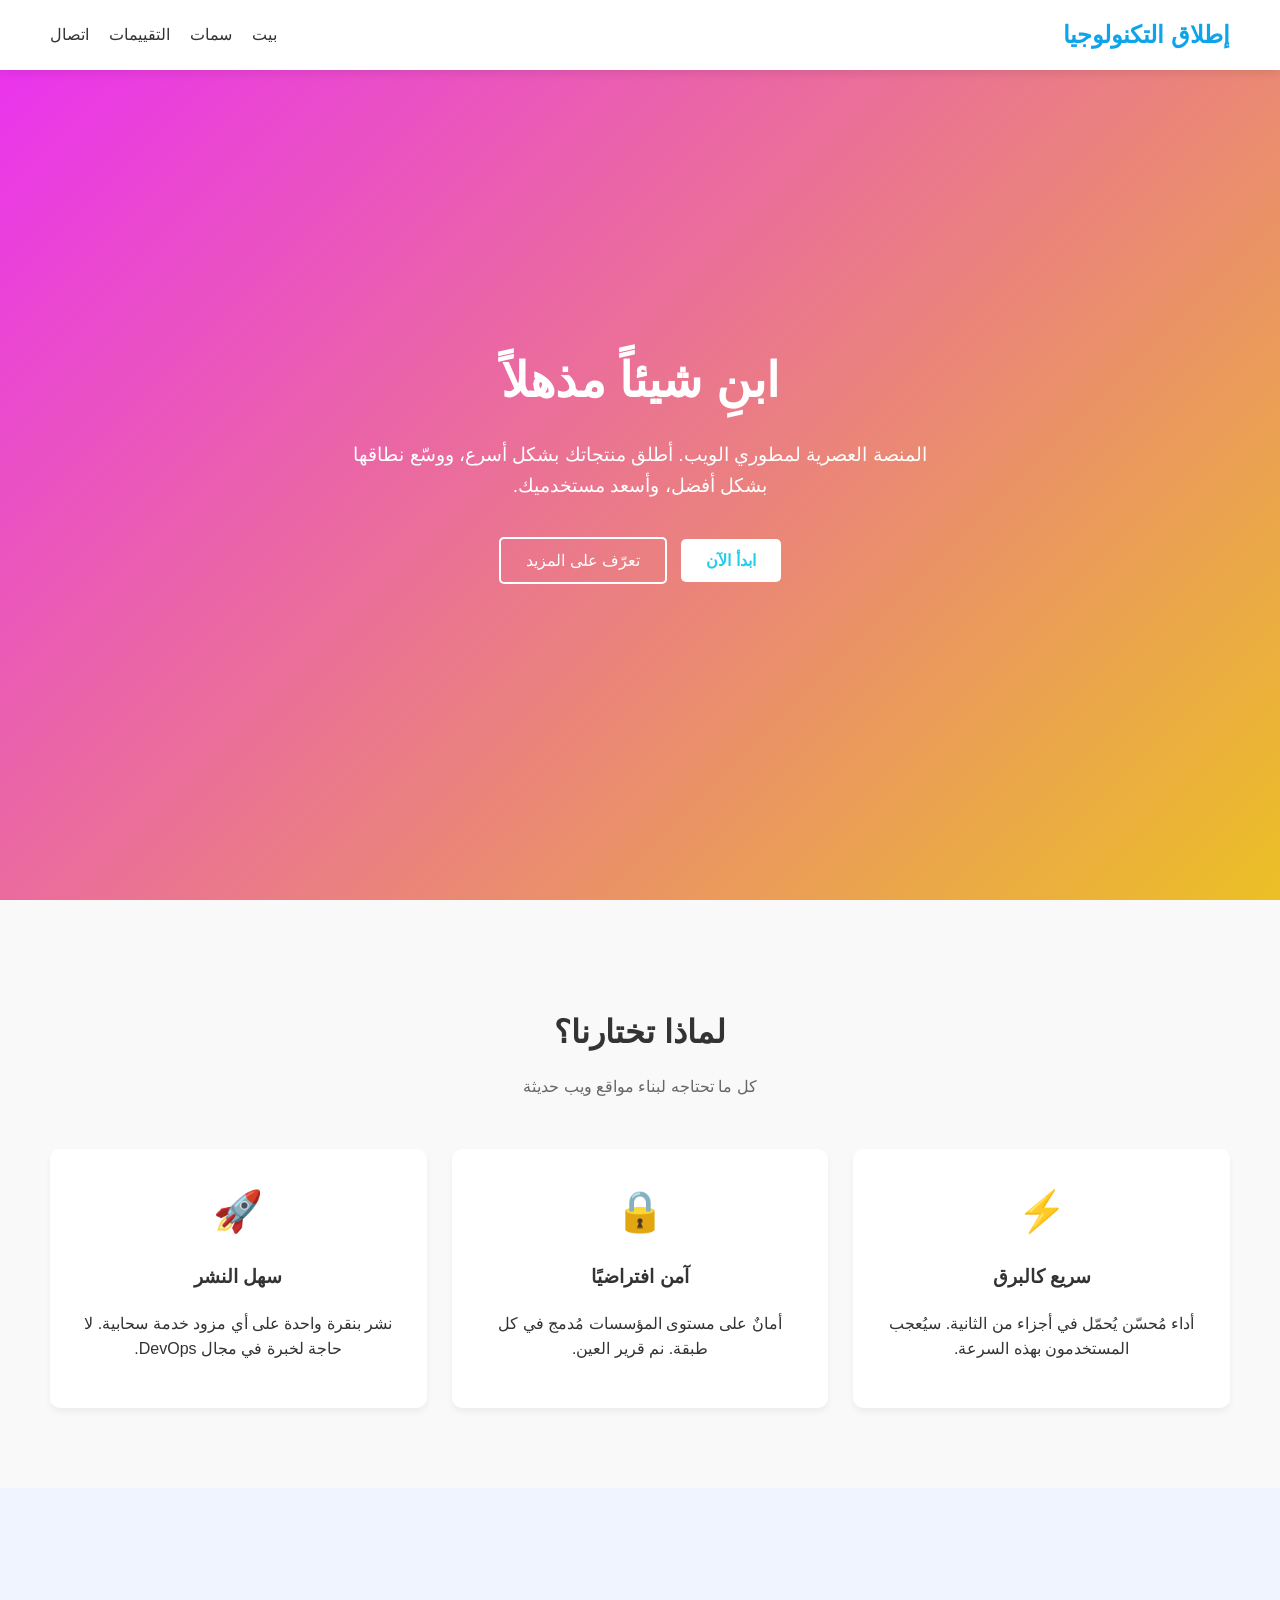
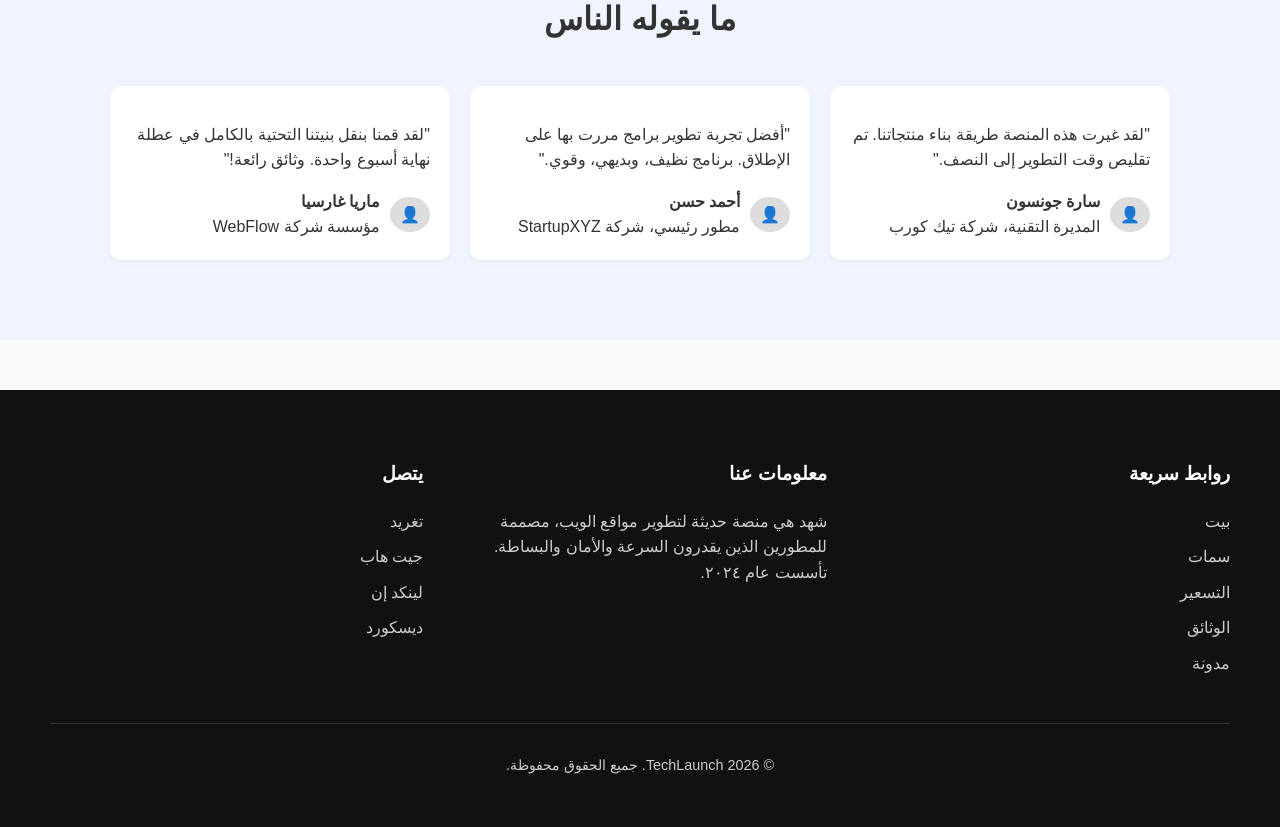
<file: Desktop/ShahdHamdan2320220952/Ass5.html>
<!DOCTYPE html>
<html lang="ar" dir="rtl">
<head>
    <meta charset="UTF-8">
    <meta name="viewport" content="width=device-width, initial-scale=1.0">
    <title>إطلاق التكنولوجيا - جامعة الأقصى</title>
    <link rel="stylesheet" href="Ass.css">
</head>
<body>

    <nav class="navbar">
        <div class="logo">إطلاق التكنولوجيا</div>
        <ul class="nav-links">
            <li><a href="#">بيت</a></li>
            <li><a href="#">سمات</a></li>
            <li><a href="#">التقييمات</a></li>
            <li><a href="#">اتصال</a></li>
        </ul>
    </nav>

    <header class="hero">
        <div class="hero-content">
            <h1>ابنِ شيئاً مذهلاً</h1>
            <p>المنصة العصرية لمطوري الويب. أطلق منتجاتك بشكل أسرع، ووسّع نطاقها بشكل أفضل، وأسعد مستخدميك.</p>
            <div class="hero-buttons">
                <button class="btn-primary">ابدأ الآن</button>
                <button class="btn-secondary">تعرّف على المزيد</button>
            </div>
        </div>
    </header>

    <section class="features-container">
        <h2 class="section-title">لماذا تختارنا؟</h2>
        <p class="section-subtitle">كل ما تحتاجه لبناء مواقع ويب حديثة</p>
        <div class="features-grid">
            <div class="feature-card">
                <span class="icon">⚡</span>
                <h3>سريع كالبرق</h3>
                <p>أداء مُحسّن يُحمّل في أجزاء من الثانية. سيُعجب المستخدمون بهذه السرعة.</p>
            </div>
            <div class="feature-card">
                <span class="icon">🔒</span>
                <h3>آمن افتراضيًا</h3>
                <p>أمانٌ على مستوى المؤسسات مُدمج في كل طبقة. نم قرير العين.</p>
            </div>
            <div class="feature-card">
                <span class="icon">🚀</span>
                <h3>سهل النشر</h3>
                <p>نشر بنقرة واحدة على أي مزود خدمة سحابية. لا حاجة لخبرة في مجال DevOps.</p>
            </div>
        </div>
    </section>

    <section class="testimonials">
        <h2 class="section-title">ما يقوله الناس</h2>
        <div class="testimonials-flex">
            <div class="testimonial-card">
                <p>"لقد غيرت هذه المنصة طريقة بناء منتجاتنا. تم تقليص وقت التطوير إلى النصف."</p>
                <div class="author">
                    <div class="avatar">👤</div>
                    <div><strong>سارة جونسون</strong><br>المديرة التقنية، شركة تيك كورب</div>
                </div>
            </div>
            <div class="testimonial-card">
                <p>"أفضل تجربة تطوير برامج مررت بها على الإطلاق. برنامج نظيف، وبديهي، وقوي."</p>
                <div class="author">
                    <div class="avatar">👤</div>
                    <div><strong>أحمد حسن</strong><br>مطور رئيسي، شركة StartupXYZ</div>
                </div>
            </div>
            <div class="testimonial-card">
                <p>"لقد قمنا بنقل بنيتنا التحتية بالكامل في عطلة نهاية أسبوع واحدة. وثائق رائعة!"</p>
                <div class="author">
                    <div class="avatar">👤</div>
                    <div><strong>ماريا غارسيا</strong><br>مؤسسة شركة WebFlow</div>
                </div>
            </div>
        </div>
    </section>

    <footer class="footer-grid">
        <div class="footer-column">
            <h3>روابط سريعة</h3>
            <ul>
                <li>بيت</li>
                <li>سمات</li>
                <li>التسعير</li>
                <li>الوثائق</li>
                <li>مدونة</li>
            </ul>
        </div>
        <div class="footer-column">
            <h3>معلومات عنا</h3>
            <p> شهد هي منصة حديثة لتطوير مواقع الويب، مصممة للمطورين الذين يقدرون السرعة والأمان والبساطة. تأسست عام ٢٠٢٤.</p>
        </div>
        <div class="footer-column">
            <h3>يتصل</h3>
            <ul>
                <li>تغريد</li>
                <li>جيت هاب</li>
                <li>لينكد إن</li>
                <li>ديسكورد</li>
            </ul>
        </div>
        <div class="footer-bottom">
            &copy; 2026 TechLaunch. جميع الحقوق محفوظة.
        </div>
    </footer>

</body>
</html>
</file>
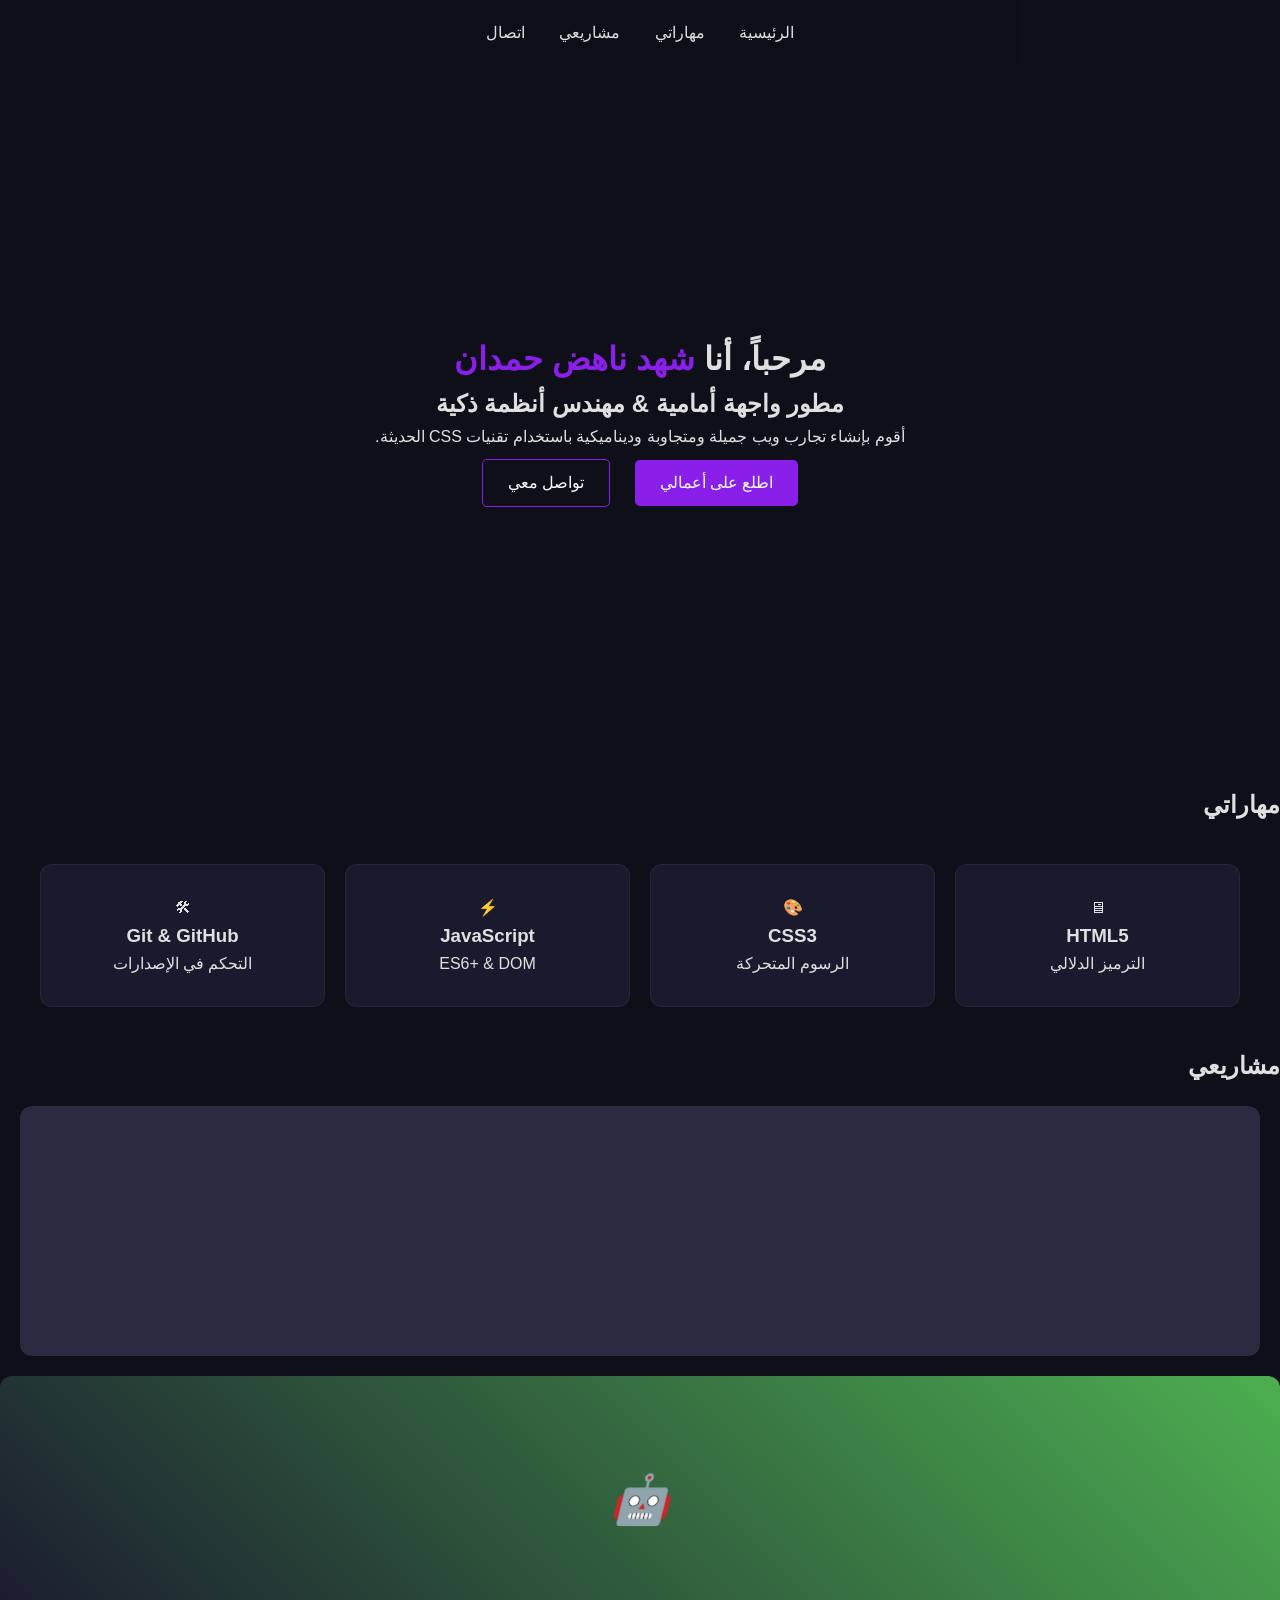
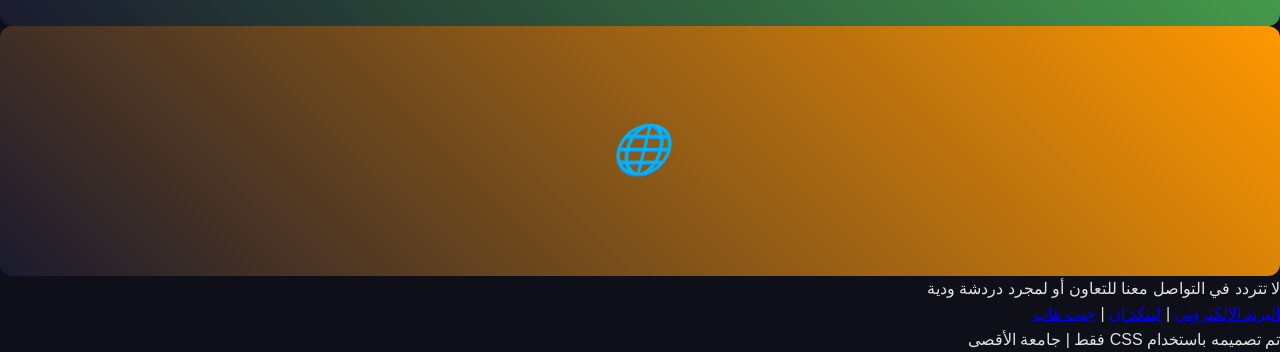
<file: Desktop/ShahdHamdan2320220952/Ass6.html>
<!DOCTYPE html>
<html lang="ar" dir="rtl">
<head>
    <meta charset="UTF-8">
    <meta name="viewport" content="width=device-width, initial-scale=1.0">
    <title>ملف أعمالي الاحترافي</title>
    <link rel="stylesheet" href="Ass6.css">
</head>
<body>

    <nav class="navbar">
        <div class="nav-links">
            <a href="#" class="nav-link">الرئيسية</a>
            <a href="#skills" class="nav-link">مهاراتي</a>
            <a href="#projects" class="nav-link">مشاريعي</a>
            <a href="#contact" class="nav-link">اتصال</a>
        </div>
    </nav>

    <header class="hero">
        <h1 class="fade-in">مرحباً، أنا <span class="highlight">شهد ناهض حمدان</span></h1>
        <h2 class="fade-in delay-1">مطور واجهة أمامية & مهندس أنظمة ذكية</h2>
        <p class="fade-in delay-2">أقوم بإنشاء تجارب ويب جميلة ومتجاوبة وديناميكية باستخدام تقنيات CSS الحديثة.</p>
        <div class="hero-btns fade-in delay-3">
            <a href="#projects" class="btn">اطلع على أعمالي</a>
            <a href="#contact" class="btn outline">تواصل معي</a>
        </div>
    </header>

    <section id="skills" class="skills-section">
        <h2 class="section-title">مهاراتي</h2>
        <div class="skills-grid">
            <div class="skill-card"><span>🖥</span> <h3>HTML5</h3> <p>الترميز الدلالي</p> </div>
            <div class="skill-card"><span>🎨</span> <h3>CSS3</h3> <p>الرسوم المتحركة</p> </div>
            <div class="skill-card"><span>⚡</span> <h3>JavaScript</h3> <p>ES6+ & DOM</p> </div>
            <div class="skill-card"><span>🛠</span> <h3>Git & GitHub</h3> <p>التحكم في الإصدارات</p> </div>
        </div>
    </section>

    <section id="projects" class="projects-section">
        <h2 class="section-title">مشاريعي</h2>
        <div class="projects-grid">
            <div class="project-card">
                <div class="project-img" style="background: #2a2a40;"></div>
                <div class="project-overlay">
                    <h3>لوحة تحكم التجارة الإلكترونية</h3>
                    <button class="btn">عرض المشروع</button>
                    <section id="projects" class="projects-section">
    <h2 class="section-title">مشاريعي البرمجية</h2>
    <div class="projects-grid">
        
      <section>

        <div class="project-card">
            <div class="project-img" style="background: linear-gradient(45deg, #1a1a2e, #2196f3);">
                <i class="icon">📊</i>
            </div>
            <div class="project-overlay">
                <h3>خوارزميات فرز البيانات</h3>
                <p>Python </p>
                <a href="https://colab.research.google.com/drive/1l6TfdEgrS-558UI5xOiZlGGFqGt91xPr" class="btn">عرض التفاصيل</a>
            </div>
        </div>
        
                </div>
            </div>
            </div>
</section> 
       

<section>  <div class="project-card">
            <div class="project-img" style="background: linear-gradient(45deg, #1a1a2e, #4caf50);">
                <i class="icon">🤖</i> 
            </div>
            <div class="project-overlay">
                <h3>توقع البيانات بالذكاء الاصطناعي</h3>
                <p>Python - Logistic Regression</p>
                <a href="https://colab.research.google.com/drive/1nS0HMIMAQwWyjfgW6cjkgyDnXrlJYNAs" class="btn">عرض الكود</a>
            </div>
        </div>
                </div>
            </div>
            </div>
            </section>
    <section> <div class="project-card">
            <div class="project-img" style="background: linear-gradient(45deg, #1a1a2e, #ff9800);">
                <i class="icon">🌐</i>
            </div>
            <div class="project-overlay">
                <h3>موقع شخصي متفاعل</h3>
                <p>HTML5 - CSS Animations</p>
                <a href="https://github.com/ShahdNahedHamdan/Shahd-Hamdan-2320220952/blob/main/Desktop/ShahdHamdan2320220952/Ass5.html" class="btn">معاينة حية</a>
            </div>
        </div>
</section>
    <footer id="contact" class="contact">
        <p>لا تتردد في التواصل معنا للتعاون أو لمجرد دردشة ودية</p>
        <div class="social-links">
            <a href="sh420322927@gmail.com">البريد الإلكتروني</a> | <a href="#">لينكد إن</a> | <a href="https://github.com/ShahdNahedHamdan">جيت هاب</a>
        </div>
        <p class="footer-note">تم تصميمه باستخدام CSS فقط | جامعة الأقصى</p>
    </footer>

</body>
</html>
</file>
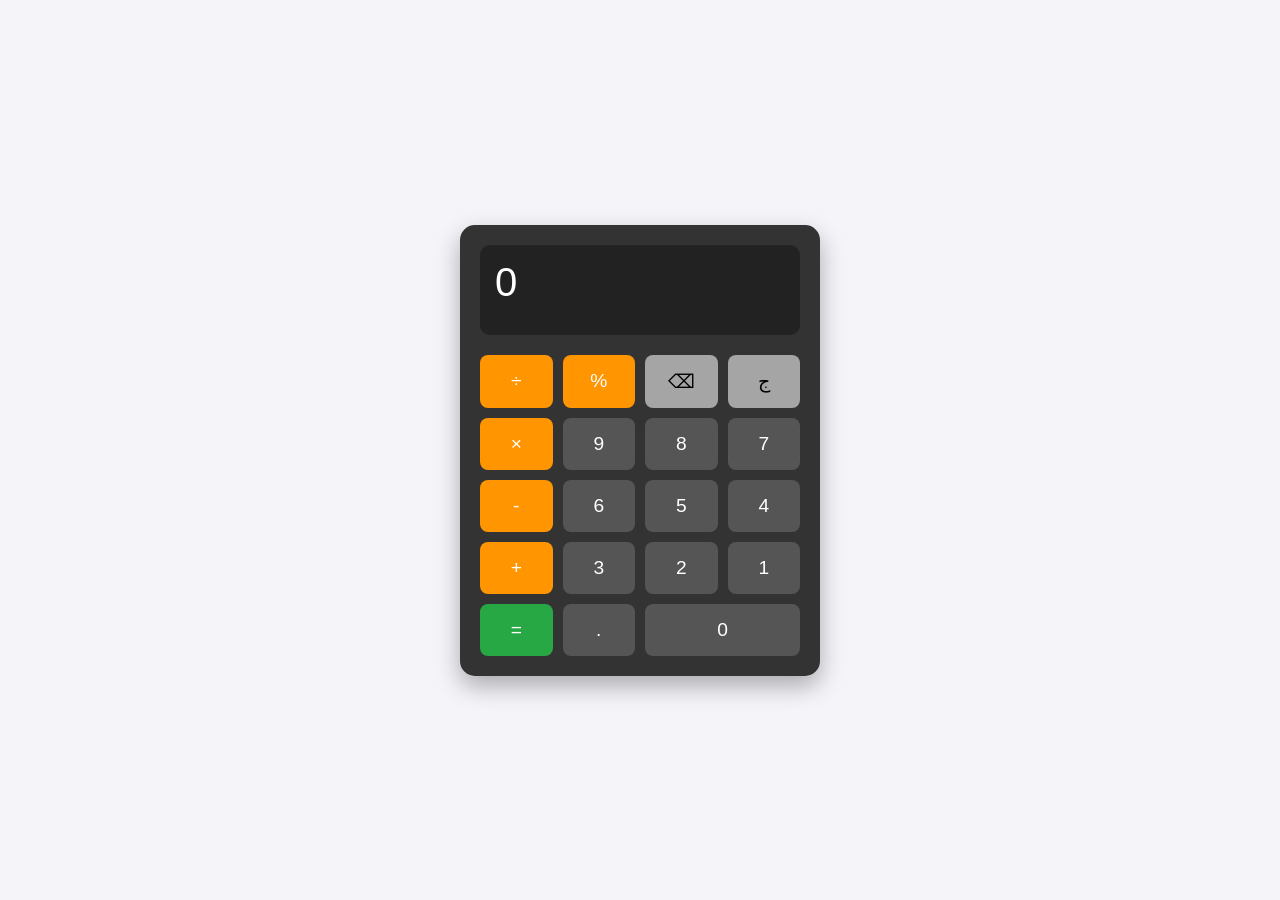
<file: Desktop/ShahdHamdan2320220952/Ass8.html>
<!DOCTYPE html>
<html lang="ar" dir="rtl">
<head>
    <meta charset="UTF-8">
    <meta name="viewport" content="width=device-width, initial-scale=1.0">
    <title>الآلة الحاسبة التفاعلية - جامعة الأقصى</title>
    <link rel="stylesheet" href="Ass8.css">
</head>
<body>

    <div class="calculator">
        <div id="display" class="display">0</div>
        
        <div class="buttons">
            <button onclick="clearDisplay()" class="btn-special">ج</button>
            <button onclick="deleteLast()" class="btn-special">⌫</button>
            <button onclick="appendToDisplay('%')" class="btn-operator">%</button>
            <button onclick="appendToDisplay('/')" class="btn-operator">÷</button>
            
            <button onclick="appendToDisplay('7')">7</button>
            <button onclick="appendToDisplay('8')">8</button>
            <button onclick="appendToDisplay('9')">9</button>
            <button onclick="appendToDisplay('*')" class="btn-operator">×</button>
            
            <button onclick="appendToDisplay('4')">4</button>
            <button onclick="appendToDisplay('5')">5</button>
            <button onclick="appendToDisplay('6')">6</button>
            <button onclick="appendToDisplay('-')" class="btn-operator">-</button>
            
            <button onclick="appendToDisplay('1')">1</button>
            <button onclick="appendToDisplay('2')">2</button>
            <button onclick="appendToDisplay('3')">3</button>
            <button onclick="appendToDisplay('+')" class="btn-operator">+</button>
            
            <button onclick="appendToDisplay('0')" class="zero">0</button>
            <button onclick="appendToDisplay('.')">.</button>
            <button onclick="calculate()" class="btn-equal">=</button>
        </div>
    </div>

    <script src="Ass8.js"></script>
</body>
</html>
</file>
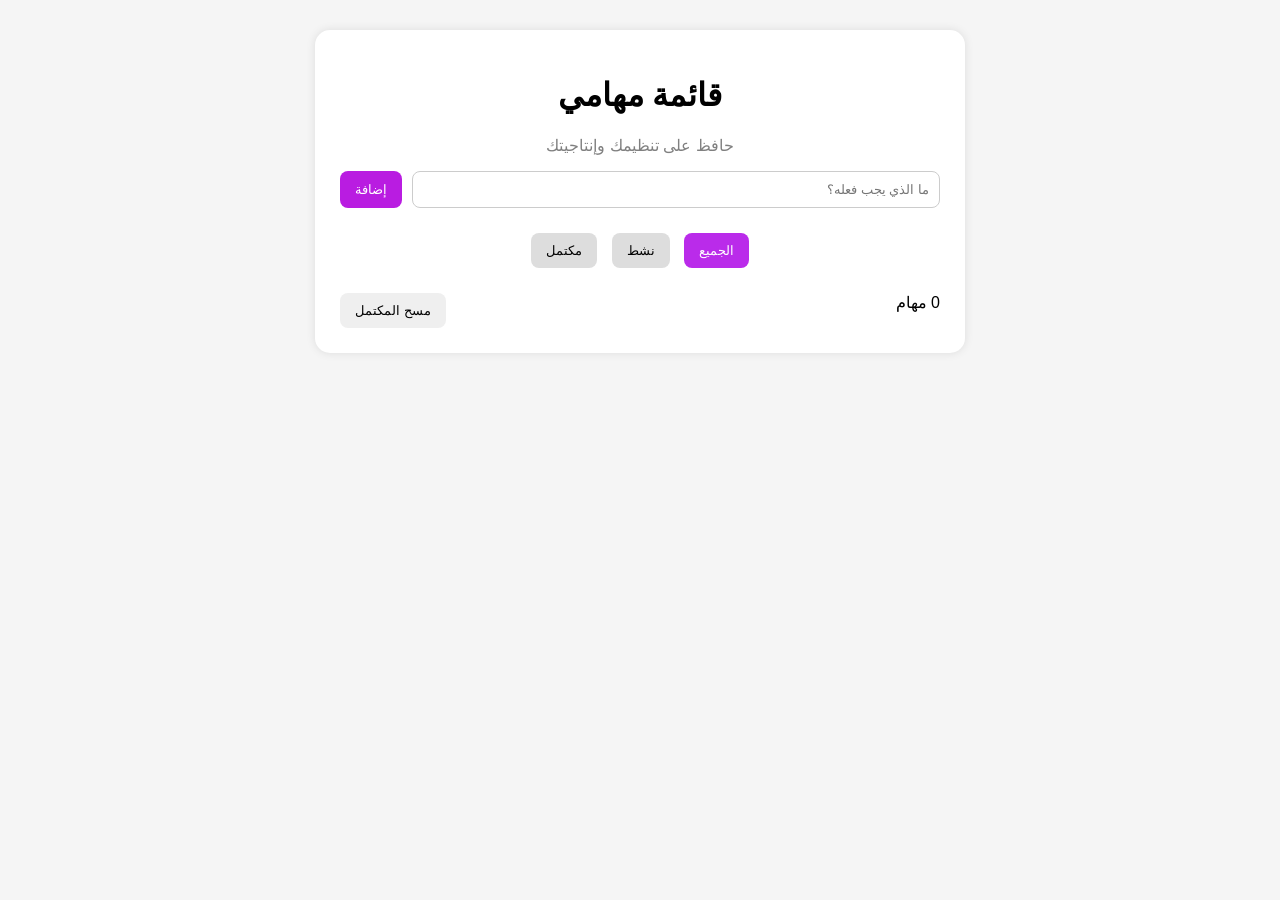
<file: Desktop/ShahdHamdan2320220952/Ass9.html>
<!DOCTYPE html>
<html lang="ar" dir="rtl">
<head>
<meta charset="UTF-8">
<meta name="viewport" content="width=device-width, initial-scale=1.0">
<title>To-Do List App</title>

<style>
body{
    font-family: Arial, sans-serif;
    background:#f5f5f5;
    margin:0;
    padding:30px;
}

.container{
    max-width:600px;
    margin:auto;
    background:white;
    padding:25px;
    border-radius:15px;
    box-shadow:0 0 10px rgba(0,0,0,0.1);
}

h1{
    text-align:center;
}

p{
    text-align:center;
    color:gray;
}

.input-box{
    display:flex;
    gap:10px;
    margin-bottom:20px;
}

input{
    flex:1;
    padding:10px;
    border:1px solid #ccc;
    border-radius:8px;
}

button{
    padding:10px 15px;
    border:none;
    border-radius:8px;
    cursor:pointer;
}

.add-btn{
    background:#b91ce1;
    color:white;
}

.filters{
    text-align:center;
    margin-bottom:20px;
}

.filters button{
    margin:5px;
    background:#ddd;
}

.active{
    background:#ba2bea !important;
    color:white;
}

ul{
    list-style:none;
    padding:0;
}

li{
    background:#eee;
    padding:10px;
    margin-bottom:10px;
    border-radius:8px;
    display:flex;
    justify-content:space-between;
    align-items:center;
}

.completed span{
    text-decoration:line-through;
    color:gray;
}

.delete{
    background:red;
    color:white;
}

.footer{
    display:flex;
    justify-content:space-between;
    margin-top:20px;
}
</style>
</head>

<body>

<div class="container">

<h1>قائمة مهامي</h1>
<p>حافظ على تنظيمك وإنتاجيتك</p>

<div class="input-box">
    <input type="text" id="taskInput" placeholder="ما الذي يجب فعله؟">
    <button class="add-btn" onclick="addTask()">إضافة</button>
</div>

<div class="filters">
    <button onclick="filterTasks('all')" class="active">الجميع</button>
    <button onclick="filterTasks('active')">نشط</button>
    <button onclick="filterTasks('completed')">مكتمل</button>
</div>

<ul id="taskList"></ul>

<div class="footer">
    <span id="count">0 مهام</span>
    <button onclick="clearCompleted()">مسح المكتمل</button>
</div>

</div>

<script>
let tasks = [];
let currentFilter = "all";

function addTask(){
    let input = document.getElementById("taskInput");
    let text = input.value.trim();

    if(text === "") return;

    tasks.push({
        text:text,
        completed:false
    });

    input.value = "";
    displayTasks();
}

function displayTasks(){
    let list = document.getElementById("taskList");
    list.innerHTML = "";

    let filtered = tasks.filter(task=>{
        if(currentFilter === "active") return !task.completed;
        if(currentFilter === "completed") return task.completed;
        return true;
    });

    filtered.forEach((task,index)=>{
        let li = document.createElement("li");

        if(task.completed){
            li.classList.add("completed");
        }

        li.innerHTML = `
            <div>
                <input type="checkbox" onchange="toggleTask(${index})" ${task.completed ? "checked" : ""}>
                <span>${task.text}</span>
            </div>
            <button class="delete" onclick="deleteTask(${index})">حذف</button>
        `;

        list.appendChild(li);
    });

    let remaining = tasks.filter(task => !task.completed).length;
    document.getElementById("count").innerText = remaining + " مهام متبقية";
}

function toggleTask(index){
    tasks[index].completed = !tasks[index].completed;
    displayTasks();
}

function deleteTask(index){
    tasks.splice(index,1);
    displayTasks();
}

function filterTasks(type){
    currentFilter = type;

    let buttons = document.querySelectorAll(".filters button");
    buttons.forEach(btn => btn.classList.remove("active"));

    event.target.classList.add("active");

    displayTasks();
}

function clearCompleted(){
    tasks = tasks.filter(task => !task.completed);
    displayTasks();
}
</script>

</body>
</html>
</file>
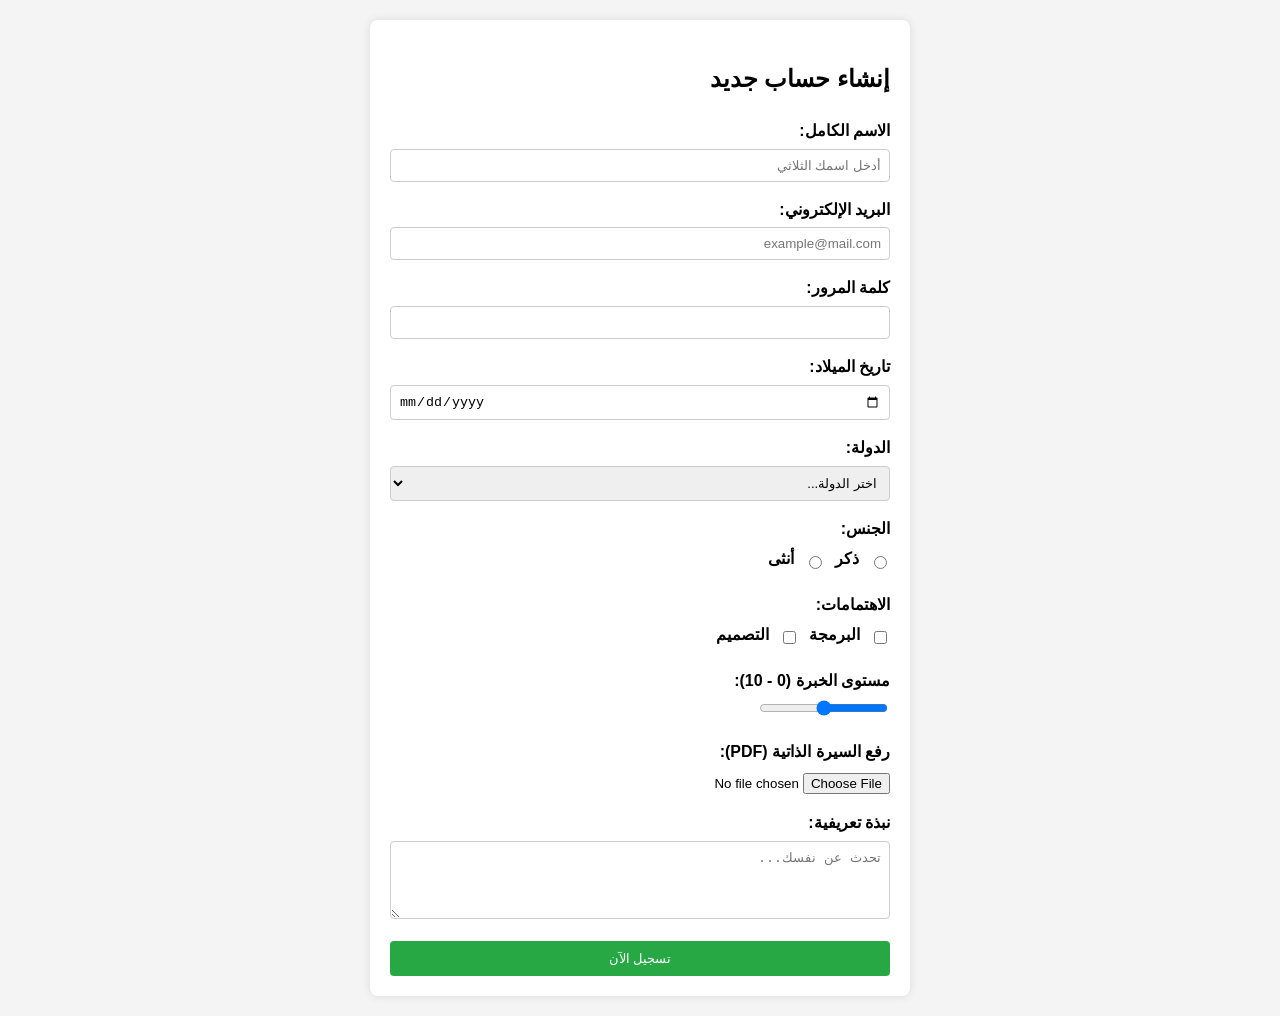
<file: Desktop/Chapter4/Deque/index1.html>
<!DOCTYPE html>
<html lang="ar" dir="rtl">
<head>
    <meta charset="UTF-8">
    <title>نموذج التسجيل الكامل</title>
    <style>
        body { font-family: sans-serif; line-height: 1.6; margin: 20px; background-color: #f4f4f4; }
        form { background: #fff; padding: 20px; border-radius: 8px; max-width: 500px; margin: auto; box-shadow: 0 0 10px rgba(0,0,0,0.1); }
        div { margin-bottom: 15px; }
        label { display: block; margin-bottom: 5px; font-weight: bold; }
        input[type="text"], input[type="email"], input[type="password"], input[type="date"], select, textarea {
            width: 100%; padding: 8px; border: 1px solid #ccc; border-radius: 4px; box-sizing: border-box;
        }
        .radio-group, .checkbox-group { display: flex; gap: 10px; align-items: center; }
        button { background: #28a745; color: white; padding: 10px 15px; border: none; border-radius: 4px; cursor: pointer; width: 100%; }
        button:hover { background: #218838; }
    </style>
</head>
<body>

    <form action="#" method="post">
        <h2>إنشاء حساب جديد</h2>

        <div>
            <label for="fullname">الاسم الكامل:</label>
            <input type="text" id="fullname" name="fullname" required placeholder="أدخل اسمك الثلاثي">
        </div>

        <div>
            <label for="email">البريد الإلكتروني:</label>
            <input type="email" id="email" name="email" required placeholder="example@mail.com">
        </div>

        <div>
            <label for="password">كلمة المرور:</label>
            <input type="password" id="password" name="password" required minlength="8">
        </div>

        <div>
            <label for="dob">تاريخ الميلاد:</label>
            <input type="date" id="dob" name="dob" required>
        </div>

        <div>
            <label for="country">الدولة:</label>
            <select id="country" name="country" required>
                <option value="">اختر الدولة...</option>
                <option value="sa">السعودية</option>
                <option value="eg">مصر</option>
                <option value="ae">الإمارات</option>
                <option value="other">أخرى</option>
            </select>
        </div>

        <div>
            <label>الجنس:</label>
            <div class="radio-group">
                <input type="radio" id="male" name="gender" value="male" required>
                <label for="male">ذكر</label>
                <input type="radio" id="female" name="gender" value="female">
                <label for="female">أنثى</label>
            </div>
        </div>

        <div>
            <label>الاهتمامات:</label>
            <div class="checkbox-group">
                <input type="checkbox" id="coding" name="interests" value="coding">
                <label for="coding">البرمجة</label>
                <input type="checkbox" id="design" name="interests" value="design">
                <label for="design">التصميم</label>
            </div>
        </div>

        <div>
            <label for="experience">مستوى الخبرة (0 - 10):</label>
            <input type="range" id="experience" name="experience" min="0" max="10" step="1">
        </div>

        <div>
            <label for="resume">رفع السيرة الذاتية (PDF):</label>
            <input type="file" id="resume" name="resume" accept=".pdf">
        </div>

        <div>
            <label for="bio">نبذة تعريفية:</label>
            <textarea id="bio" name="bio" rows="4" placeholder="تحدث عن نفسك..."></textarea>
        </div>

        <button type="submit">تسجيل الآن</button>
    </form>

</body>
</html>
</file>
<file: Desktop/ShahdHamdan2320220952/Ass.css>
/* إعدادات عامة */
body {
    margin: 0;
    font-family: 'Segoe UI', Tahoma, Geneva, Verdana, sans-serif;
    line-height: 1.6;
    color: #333;
    background-color: #f9f9f9;
}

ul { list-style: none; padding: 0; }
a { text-decoration: none; color: inherit; }

/* المهمة 1: شريط التنقل باستخدام Flexbox */
.navbar {
    display: flex;
    justify-content: space-between;
    align-items: center;
    position: fixed;
    top: 0;
    width: 100%;
    height: 70px;
    background-color: #ffffff;
    box-shadow: 0 2px 10px rgba(0,0,0,0.1);
    padding: 0 50px;
    box-sizing: border-box;
    z-index: 1000;
}

.nav-links {
    display: flex;
    gap: 20px;
}

.logo {
    font-size: 1.5rem;
    font-weight: bold;
    color: #0ea4ea;
}

/* المهمة 2: قسم البطل باستخدام Flexbox */
.hero {
    display: flex;
    justify-content: center;
    align-items: center;
    min-height: 100vh;
    background: linear-gradient(135deg, #ea2ff4 0%, #ebc025 100%);
    color: white;
    text-align: center;
    padding: 0 20px;
}

.hero-content h1 { font-size: 3rem; margin-bottom: 20px; }
.hero-content p { font-size: 1.2rem; max-width: 600px; margin-bottom: 30px; }

.btn-primary, .btn-secondary {
    padding: 12px 25px;
    border-radius: 5px;
    border: none;
    cursor: pointer;
    font-size: 1rem;
    margin: 5px;
}
.btn-primary { background: white; color: #25cdeb; font-weight: bold; }
.btn-secondary { background: transparent; border: 2px solid white; color: white; }

/* المهمة 3: قسم الميزات باستخدام CSS Grid */
.features-container { padding: 80px 50px; text-align: center; }
.section-title { font-size: 2rem; margin-bottom: 10px; }
.section-subtitle { color: #666; margin-bottom: 50px; }

.features-grid {
    display: grid;
    grid-template-columns: repeat(3, 1fr);
    gap: 25px;
}

.feature-card {
    background: white;
    padding: 30px;
    border-radius: 10px;
    box-shadow: 0 4px 6px rgba(0,0,0,0.05);
    transition: transform 0.3s;
}
.feature-card:hover { transform: translateY(-5px); }
.feature-card .icon { font-size: 2.5rem; display: block; margin-bottom: 15px; }

/* TODO 4: شهادات العملاء باستخدام Flexbox */
.testimonials { background: #f0f4ff; padding: 80px 50px; text-align: center; }

.testimonials-flex {
    display: flex;
    gap: 20px;
    flex-wrap: wrap;
    justify-content: center;
    margin-top: 40px;
}

.testimonial-card {
    background: white;
    padding: 20px;
    border-radius: 10px;
    width: 300px;
    text-align: right;
    box-shadow: 0 2px 5px rgba(0,0,0,0.05);
}

.author {
    display: flex;
    align-items: center;
    gap: 10px;
    margin-top: 15px;
}
.avatar { background: #ddd; padding: 5px 10px; border-radius: 50%; }

/* المهمة 5: التذييل باستخدام CSS Grid */
.footer-grid {
    display: grid;
    grid-template-columns: repeat(3, 1fr);
    gap: 30px;
    background: #111;
    color: #ccc;
    padding: 50px;
    margin-top: 50px;
}

.footer-column h3 { color: white; margin-bottom: 20px; }
.footer-column ul li { margin-bottom: 10px; cursor: pointer; }
.footer-column ul li:hover { color: white; }

.footer-bottom {
    grid-column: span 3;
    text-align: center;
    padding-top: 30px;
    border-top: 1px solid #333;
    font-size: 0.9rem;
}

/* Responsiveness for Mobile */
@media (max-width: 768px) {
    .features-grid, .footer-grid {
        grid-template-columns: 1fr;
    }
    .footer-bottom { grid-column: span 1; }
    .navbar { padding: 0 20px; }
}
</file>
<file: Desktop/ShahdHamdan2320220952/Ass6.css>
/* المهمة 1: تعريف متغيرات CSS */
:root {
    --primary: #8b1fea;
    --bg-dark: #0f0f1a;
    --bg-card: #1a1a2e;
    --text: #e0e0e0;
    --radius: 12px;
    --transition: all 0.3s ease;
}

* {
    box-sizing: border-box;
    margin: 0;
    padding: 0;
}

body {
    background-color: var(--bg-dark);
    color: var(--text);
    font-family: 'Segoe UI', Tahoma, Geneva, Verdana, sans-serif;
    line-height: 1.6;
    overflow-x: hidden;
}

/* المهمة الثانية: شريط التنقل */
.navbar {
    display: flex;
    justify-content: center;
    padding: 20px;
    background: rgba(15, 15, 26, 0.95);
    position: sticky;
    top: 0;
    z-index: 1000;
}

.nav-link {
    color: var(--text);
    text-decoration: none;
    margin: 0 15px;
    position: relative;
    padding: 5px 0;
    transition: var(--transition);
}

.nav-link::after {
    content: "";
    display: block;
    height: 2px;
    background: var(--primary);
    transform: scaleX(0);
    transition: transform 0.3s;
    position: absolute;
    bottom: 0;
    width: 100%;
}

.nav-link:hover::after {
    transform: scaleX(1);
}

/* المهمة الثالثة: تأثير تلاشي تدريجي (Hero Section) */
@keyframes fadeInUp {
    from {
        opacity: 0;
        transform: translateY(30px);
    }
    to {
        opacity: 1;
        transform: translateY(0);
    }
}

.hero {
    height: 80vh;
    display: flex;
    flex-direction: column;
    justify-content: center;
    align-items: center;
    text-align: center;
}

.fade-in {
    animation: fadeInUp 0.8s ease-out both;
}

.delay-1 { animation-delay: 0.2s; }
.delay-2 { animation-delay: 0.4s; }
.delay-3 { animation-delay: 0.6s; }

/* المهمة الرابعة: بطاقات المهارات */
.skills-grid {
    display: grid;
    grid-template-columns: repeat(auto-fit, minmax(200px, 1fr));
    gap: 20px;
    padding: 40px;
}

.skill-card {
    background: var(--bg-card);
    padding: 30px;
    border-radius: var(--radius);
    text-align: center;
    transition: var(--transition);
    border: 1px solid rgba(255, 255, 255, 0.05);
}

.skill-card:hover {
    transform: scale(1.05);
    box-shadow: 0 10px 20px rgba(76, 175, 80, 0.2);
    border-color: var(--primary);
}

/* المهمة الخامسة: بطاقات المشروع مع تراكب */
.project-card {
    position: relative;
    border-radius: var(--radius);
    overflow: hidden;
    height: 250px;
    background: var(--bg-card);
}

.project-overlay {
    position: absolute;
    top: 0;
    left: 0;
    width: 100%;
    height: 100%;
    background: rgba(26, 26, 46, 0.9);
    display: flex;
    flex-direction: column;
    justify-content: center;
    align-items: center;
    opacity: 0; /* مخفي افتراضياً */
    transition: opacity 0.4s;
}

.project-card:hover .project-overlay {
    opacity: 1; /* يظهر عند التمرير */
}

/* المهمة السادسة: الرسوم المتحركة التي يتم تشغيلها بالتمرير */
.skills-section, .projects-section {
    animation: fadeInUp 0.8s ease-out both;
    /* ملاحظة: animation-timeline مدعوم في المتصفحات الحديثة جداً */
    view-timeline-name: --section;
    view-timeline-axis: block;
    animation-timeline: --section;
    animation-range: entry 10% cover 30%;
}

/* تنسيقات إضافية للأزرار والجماليات */
.highlight { color: var(--primary); }
.btn {
    padding: 10px 25px;
    background: var(--primary);
    color: white;
    text-decoration: none;
    border-radius: 5px;
    margin: 10px;
    display: inline-block;
    transition: var(--transition);
}
.btn.outline {
    background: transparent;
    border: 1px solid var(--primary);
}
.btn:hover { filter: brightness(1.2); }
/* تنسيق أيقونة المشروع المؤقتة */
.project-img {
    height: 100%;
    display: flex;
    justify-content: center;
    align-items: center;
    font-size: 3rem;
}

/* تحسين شكل النصوص داخل التراكب (Overlay) */
.project-overlay h3 {
    color: var(--primary);
    margin-bottom: 10px;
}

.project-overlay p {
    font-size: 0.9rem;
    color: #fff;
    margin-bottom: 15px;
}

/* لجعل الشبكة متجاوبة بشكل أفضل */
.projects-grid {
    display: grid;
    grid-template-columns: repeat(auto-fit, minmax(300px, 1fr));
    gap: 25px;
    padding: 20px;
}
</file>
<file: Desktop/ShahdHamdan2320220952/Ass8.css>
body {
    display: flex;
    justify-content: center;
    align-items: center;
    height: 100vh;
    background-color: #f4f4f9;
    margin: 0;
    font-family: Arial, sans-serif;
}

.calculator {
    background-color: #333;
    padding: 20px;
    border-radius: 15px;
    box-shadow: 0 10px 25px rgba(0,0,0,0.3);
    width: 320px;
}

.display {
    background-color: #222;
    color: #fff;
    font-size: 2.5rem;
    text-align: left;
    padding: 15px;
    border-radius: 10px;
    margin-bottom: 20px;
    min-height: 60px;
    word-wrap: break-word;
}

.buttons {
    display: grid;
    grid-template-columns: repeat(4, 1fr);
    gap: 10px;
}

button {
    padding: 15px;
    font-size: 1.2rem;
    border: none;
    border-radius: 8px;
    cursor: pointer;
    background-color: #555;
    color: white;
    transition: background 0.3s;
}

button:hover { background-color: #777; }

.btn-operator { background-color: #ff9500; }
.btn-operator:hover { background-color: #e08400; }

.btn-special { background-color: #a5a5a5; color: black; }

.btn-equal {
    background-color: #28a745;
    grid-column: span 1;
}

.zero { grid-column: span 2; }
</file>
